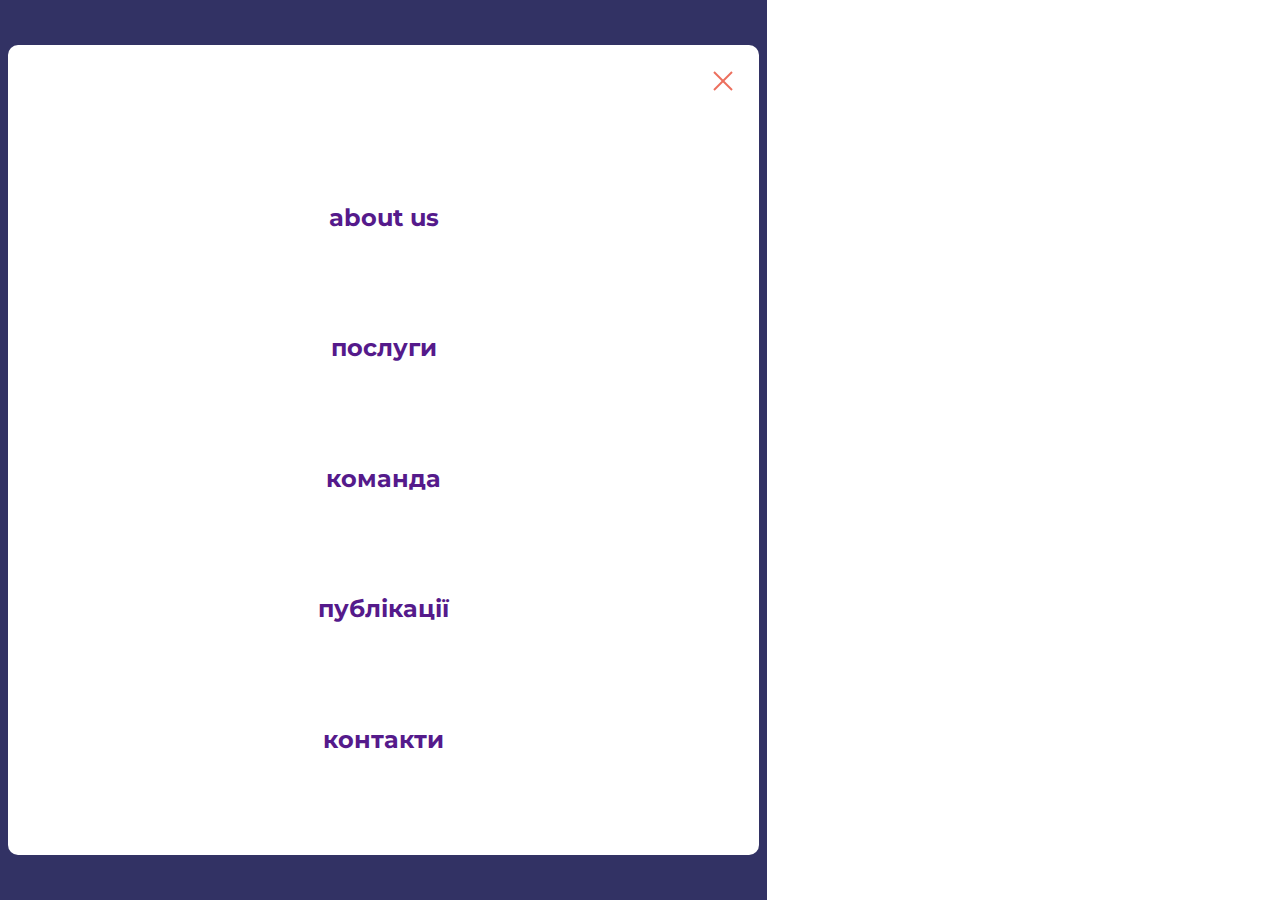
<file: burger.html>
<!DOCTYPE html>
<html lang="en">
<head>
    <meta charset="UTF-8">
    <meta http-equiv="X-UA-Compatible" content="IE=edge">
    <meta name="viewport" content="width=device-width, initial-scale=1.0">
    <link rel="stylesheet" href="./burger.css">
    <title>Hlegal</title>
</head>
<body>
    <div class="wrapper">
        <div class="container">
            <div class="container__close-btn">
                <a href="javascript:history.back()"><img src="./images/Close.svg" alt="close button"></a>
            </div>
            <div class="container__links">
                <div class="link">
                    <a href="">about us</a>
                </div>
                <div class="link">
                    <a href="">послуги</a>
                </div>
                <div class="link">
                    <a href="">команда</a>
                </div>
                <div class="link">
                    <a href="">публікації</a>
                </div>
                <div class="link">
                    <a href="">контакти</a>
                </div>
            </div>
        </div>
    </div>
</body>
</html>
</file>
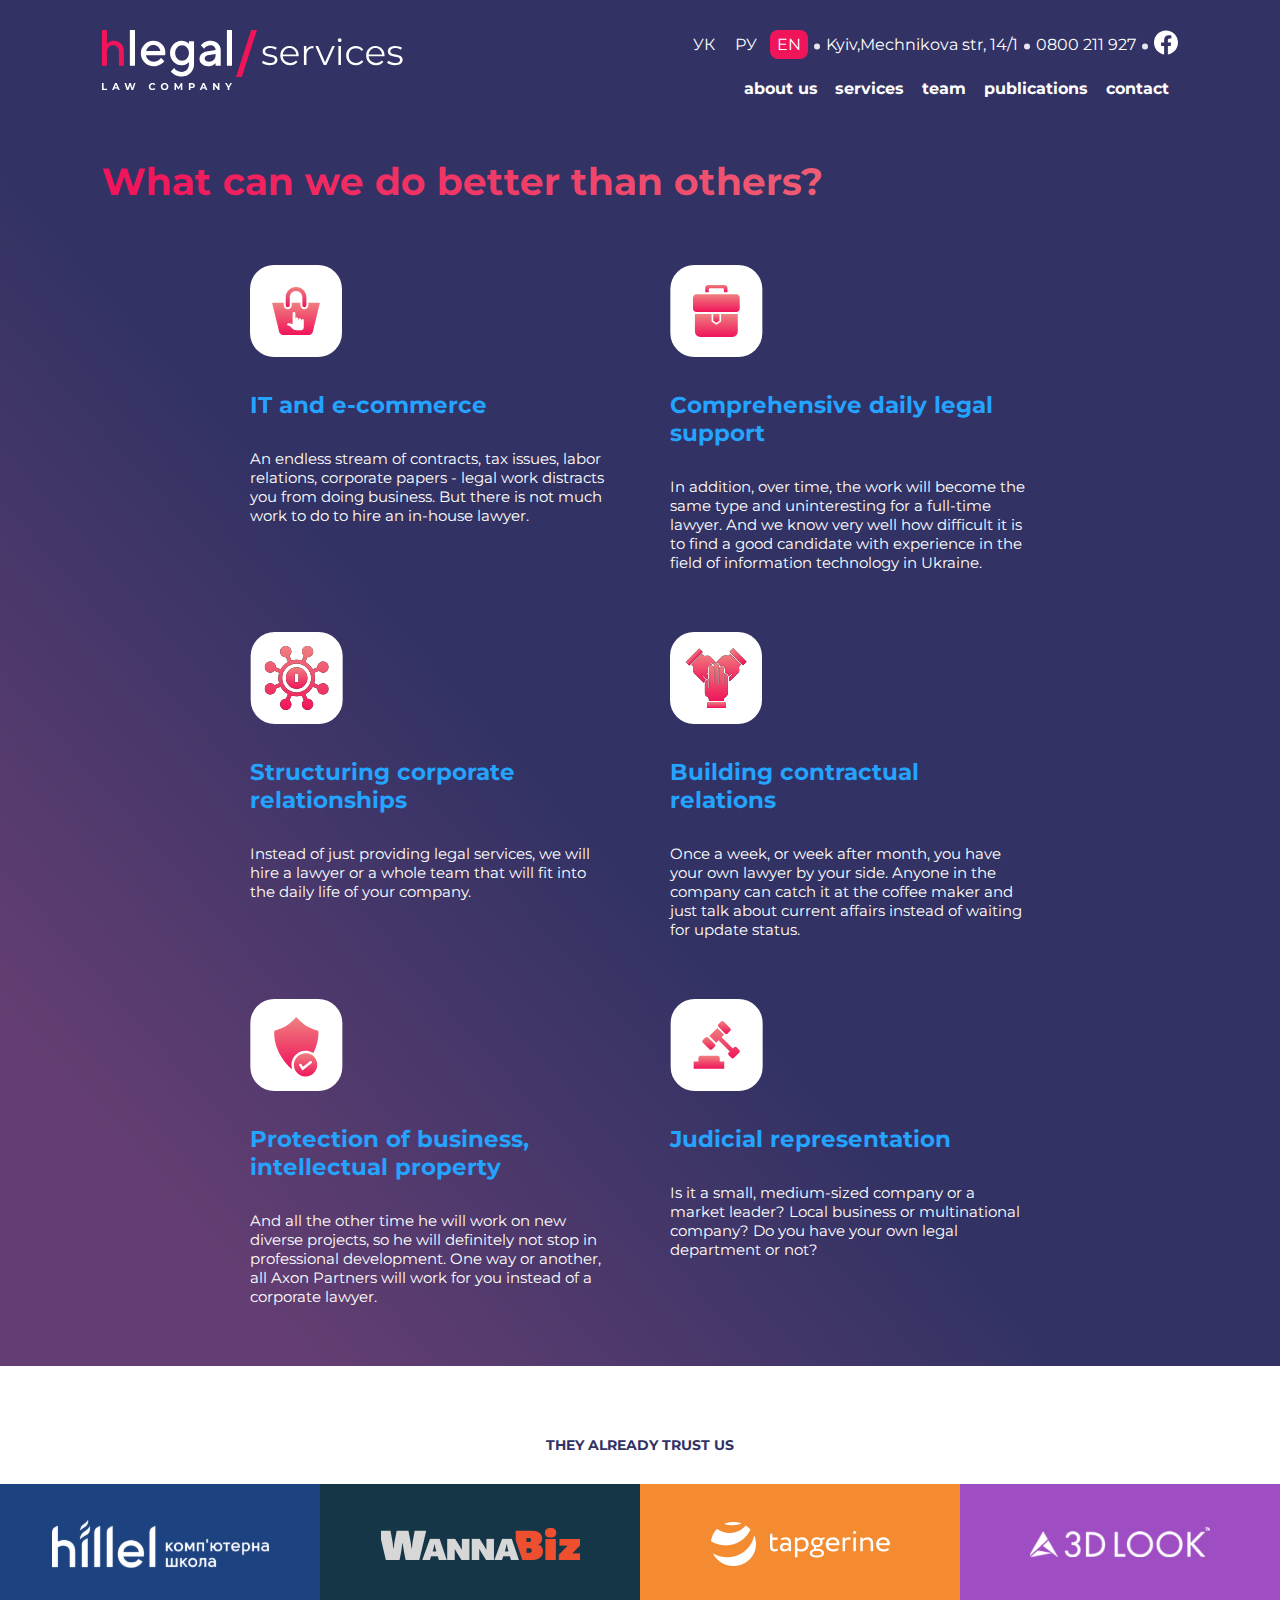
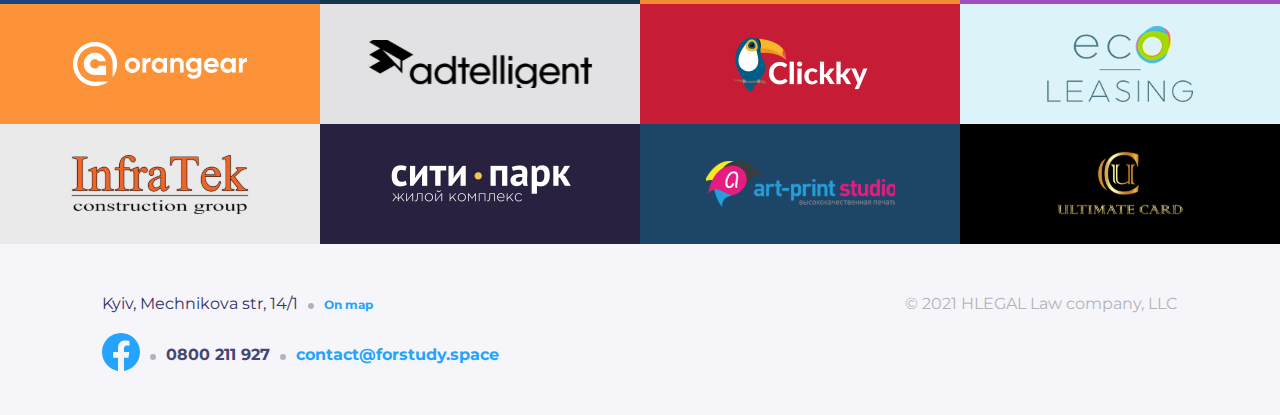
<file: services.html>
<!DOCTYPE html>
<html lang="en">

<head>
    <meta charset="UTF-8">
    <meta http-equiv="X-UA-Compatible" content="IE=edge">
    <meta name="viewport"
        content="width=device-width, user-scalable=no, initial-scale=1.0, maximum-scale=1.0, minimum-scale=1.0">
    <link rel="stylesheet" href="./services.css">
    <title>Services page</title>
</head>

<body>
    <header class="header">
        <div class="nav__mobile">
            <div class="mobile__language">
                <a href="">УК</a>
                <a href="">РУ</a>
                <a class="language__item" href="">EN</a>
            </div>
            <div class="mobile__tel">
                <a href="tel:0800 211 927">0800 211 927</a>
            </div>
        </div>
        <div class="header__container">
            <nav class="header__menu">
                <div class="menu__logo">
                    <img src="./images/Logo — копия.svg" alt="logo">
                </div>
                <div class="burger">
                    <a href="./burger.html"><img src="./images/Hamburger.svg" alt="burger image"></a>
                </div>
                <div class="menu_container">
                    <div class="menu_container_1">
                        <div class="menu__link_uk"><a href="#">УК</a></div>
                        <div class="menu__link_ru"><a href="#">РУ</a></div>
                        <div class="menu__link_en"><a href="#">EN</a></div>
                        <div><img src="./images/Dot separator.svg" alt="dot"></div>
                        <div class="menu__link_kyiv"><a
                                href="https://www.google.com/maps/place/BAO/@50.4370215,30.5304566,17z/data=!3m1!4b1!4m6!3m5!1s0x40d4cf072c51c1df:0x367ea59ccf0efcc4!8m2!3d50.4370215!4d30.5326453!16s%2Fg%2F11cm3tsnsh"
                                target="_blank">
                                Kyiv,Mechnikova str, 14/1</a>
                        </div>
                        <div><img src="./images/Dot separator.svg" alt="dot"></div>
                        <div class="menu__link_tel"><a href="tel:0800 211 927">0800 211 927</a></div>
                        <div><img src="./images/Dot separator.svg" alt="dot"></div>
                        <div class="menu__link_facebook hover"><a href="#"><img src="./images/Vector.svg"
                                    alt="facebook_logo"></a></div>
                    </div>
                    <div class="menu_container_2">
                        <div class="menu__link_about hover_1"><a href="#">about us</a></div>
                        <div class="menu__link_services hover_1"><a href="#">services</a></div>
                        <div class="menu__link_team hover_1"><a href="#">team</a></div>
                        <div class="menu__link_publications hover_1"><a href="#">publications</a></div>
                        <div class="menu__link_contact hover_1"><a href="#">contact</a></div>
                    </div>
                </div>
            </nav>
            <div class="header__section">
                <h2>What can we do better than others?</h2>
                <div class="header__section_wrapper">
                    <div>
                        <div><img src="./images/Icon_1.svg" alt="icon"></div>
                        <div class="header__section_title hover_title"><a href="#">IT and e-commerce</a></div>
                        <p class="header__section_subtitle">An endless stream of contracts, tax issues, labor
                            relations, corporate papers - legal work
                            distracts you from doing business. But there is not much work to do to hire an in-house
                            lawyer.</p>
                    </div>
                    <div>
                        <div><img src="./images/Icon_2.svg" alt="icon"></div>
                        <div class="header__section_title hover_title"><a href="#">Comprehensive daily legal
                                support</a></div>
                        <p class="header__section_subtitle">In addition, over time, the work will become the same type
                            and uninteresting for a full-time
                            lawyer. And we know very well how difficult it is to find a good candidate with experience
                            in the field of information technology in Ukraine.</p>
                    </div>
                    <div>
                        <div><img src="./images/Icon_3.svg" alt="icon"></div>
                        <div class="header__section_title hover_title"><a href="#">Structuring corporate
                                relationships</a></div>
                        <p class="header__section_subtitle">Instead of just providing legal services, we will hire a
                            lawyer or a whole team that will fit
                            into the daily life of your company.</p>
                    </div>
                    <div>
                        <div><img src="./images/Icon_4.svg" alt="icon"></div>
                        <div class="header__section_title hover_title"><a href="#">Building contractual relations</a>
                        </div>
                        <p class="header__section_subtitle">Once a week, or week after month, you have your own lawyer
                            by your side. Anyone in the
                            company can catch it at the coffee maker and just talk about current affairs instead of
                            waiting for update status.</p>
                    </div>
                    <div>
                        <div><img src="./images/Icon_5.svg" alt="icon"></div>
                        <div class="header__section_title hover_title"><a href="#">Protection of business,
                                intellectual property</a></div>
                        <p class="header__section_subtitle">And all the other time he will work on new diverse
                            projects, so he will definitely not stop
                            in professional development. One way or another, all Axon Partners will work for you instead
                            of a corporate lawyer.</p>
                    </div>
                    <div>
                        <div><img src="./images/Icon_6.svg" alt="icon"></div>
                        <div class="header__section_title hover_title"><a href="#">Judicial representation</a></div>
                        <p class="header__section_subtitle">Is it a small, medium-sized company or a market leader?
                            Local business or multinational
                            company? Do you have your own legal department or not?</p>
                    </div>
                </div>
            </div>
        </div>
    </header>
    <main class="main">
        <div class="main__container">
            <div class="main__lables__wrapper">
                <h3>THEY ALREADY TRUST US</h3>
                <div class="lables__icons">
                    <div class="lables__icons__box icon_hillel"><img src="./images/Hillel-Logo-OneLine-White-Uk.svg"
                            alt=""></div>
                    <div class="lables__icons__box icon_wanna"><img src="./images/wanna_biz.svg" alt=""></div>
                    <div class="lables__icons__box icon_tapgerine"><img src="./images/tapgerine.svg" alt=""></div>
                    <div class="lables__icons__box icon_3dlook"><img src="./images/3dlook.svg" alt=""></div>
                    <div class="lables__icons__box icon_orangear"><img src="./images/orangear.svg" alt=""></div>
                    <div class="lables__icons__box icon_adtelligent"><img src="./images/adtelligent.svg" alt=""></div>
                    <div class="lables__icons__box icon_clickki"><img src="./images/clickki.svg" alt=""></div>
                    <div class="lables__icons__box icon_ecolease"><img src="./images/ecolease.svg" alt=""></div>
                    <div class="lables__icons__box icon_infra"><img src="./images/infra.svg" alt=""></div>
                    <div class="lables__icons__box icon_citi_park"><img src="./images/citi_park.svg" alt=""></div>
                    <div class="lables__icons__box icon_art_print"><img src="./images/art_print.svg" alt=""></div>
                    <div class="lables__icons__box icon_u_card"><img src="./images/u_card.svg" alt=""></div>
                </div>
            </div>
        </div>
    </main>
    <footer class="footer">
        <div class="footer__container">
            <div class="footer__links__container">
                <div class="links_box">
                    <div class="footer__links_1">
                        <p class="footer__kyiv">Kyiv, Mechnikova str, 14/1</p>
                        <div><img src="./images/Dot separator — копия.svg" alt="dot"></div>
                        <div class="link__map"><a
                                href="https://www.google.com/maps/place/BAO/@50.4370215,30.5326453,17z/data=!3m1!4b1!4m6!3m5!1s0x40d4cf072c51c1df:0x367ea59ccf0efcc4!8m2!3d50.4370215!4d30.5326453!16s%2Fg%2F11cm3tsnsh"
                                target="_blank">
                                On map</a></div>
                    </div>
                    <div class="footer__links_2">
                        <div><a href="#"><img src="./images/logo_f.svg" alt="logo_f"></a></div>
                        <div><img src="./images/Dot separator — копия.svg" alt="dot"></div>
                        <div class="footer__tel"><a href="tel:0800 211 927">0800 211 927</a></div>
                        <div><img src="./images/Dot separator — копия.svg" alt="dot"></div>
                        <div class="footer__contact"><a href="#">contact@forstudy.space</a></div>
                    </div>
                    
                </div>
                <p class="footer__text_2021">© 2021 HLEGAL Law company, LLC</p>
            </div>

        </div>
    </footer>
</body>

</html>
</body>

</html>
</file>
<file: burger.css>
@import url("https://fonts.googleapis.com/css2?family=Montserrat:wght@100&display=swap");
* {
  margin: 0;
  padding: 0;
  font-family: "Montserrat", sans-serif;
  text-decoration: none;
  box-sizing: border-box;
}

.wrapper {
  height: 100vh;
  max-width: 767px;
  display: flex;
  justify-content: center;
  align-items: center;
  padding: 0 8px;
  background-color: #323264;
}

.container {
  background-color: #FFFFFF;
  width: 100%;
  height: 90%;
  display: flex;
  flex-direction: column;
  border-radius: 10px;
  align-items: center;
}
.container .container__close-btn {
  align-self: flex-end;
  margin-top: 20px;
  margin-right: 20px;
}
.container .container__links {
  height: 100%;
  display: flex;
  flex-direction: column;
  justify-content: space-evenly;
  align-items: center;
}
.container .container__links a {
  font-size: 24px;
  font-weight: 700;
  line-height: 29px;
}
.container .container__links .link:hover {
  display: flex;
  justify-content: center;
  width: 300px;
  background-color: #EDEDF7;
  border-radius: 10px;
}/*# sourceMappingURL=burger.css.map */
</file>
<file: services.css>
@font-face {
  font-family: "Montserrat";
  src: url(./Montserrat/Montserrat-VariableFont_wght.ttf);
}
* {
  margin: 0;
  padding: 0;
  box-sizing: border-box;
  text-decoration: none;
  font-family: "Montserrat";
}

.header {
  background: linear-gradient(228.57deg, #323264 11.93%, #323264 57.17%, #643E72 87.46%);
  width: 100%;
  padding-bottom: 60px;
}
.header .nav__mobile {
  display: none;
  position: absolute;
  top: 0;
  width: 100%;
  height: 45px;
  background-color: rgba(245, 245, 250, 0.2);
}
.header .nav__mobile .mobile__language a {
  padding: 7px 5px;
  font-weight: 700;
  font-size: 12px;
  color: #fff;
}
.header .nav__mobile .mobile__language > .language__item {
  background-color: #F0145A;
  border-radius: 8px;
}
.header .nav__mobile .mobile__tel a {
  color: #fff;
}
.header .header__container {
  margin-left: 8%;
  margin-right: 8%;
}
.header .header__container .header__menu {
  display: flex;
  padding-top: 30px;
}
.header .header__container .header__menu .burger {
  display: none;
  position: absolute;
  right: 20px;
}
.header .header__container .header__menu .menu_container {
  margin-left: auto;
}
.header .header__container .header__menu .menu_container .menu_container_1 {
  display: flex;
  gap: 6px;
  align-items: center;
  margin-bottom: 20px;
}
.header .header__container .header__menu .menu_container .menu_container_1 .menu__link_uk {
  border-radius: 8px;
  padding: 5px 7px;
}
.header .header__container .header__menu .menu_container .menu_container_1 .menu__link_uk:hover {
  background-color: #F0145A;
}
.header .header__container .header__menu .menu_container .menu_container_1 .menu__link_uk a {
  color: #fff;
}
.header .header__container .header__menu .menu_container .menu_container_1 .menu__link_ru {
  padding: 5px 7px;
  border-radius: 8px;
}
.header .header__container .header__menu .menu_container .menu_container_1 .menu__link_ru:hover {
  background-color: #F0145A;
}
.header .header__container .header__menu .menu_container .menu_container_1 .menu__link_ru a {
  color: #fff;
}
.header .header__container .header__menu .menu_container .menu_container_1 .menu__link_en {
  background-color: #F0145A;
  border-radius: 8px;
  padding: 5px 7px;
}
.header .header__container .header__menu .menu_container .menu_container_1 .menu__link_en a {
  color: #fff;
}
.header .header__container .header__menu .menu_container .menu_container_1 .menu__link_kyiv a {
  color: #fff;
}
.header .header__container .header__menu .menu_container .menu_container_1 .menu__link_tel a {
  color: #fff;
}
.header .header__container .header__menu .menu_container .menu_container_2 {
  display: flex;
  justify-content: flex-end;
  justify-content: space-around;
  width: 90%;
  margin-left: auto;
}
.header .header__container .header__menu .menu_container .menu_container_2 .menu__link_about a {
  color: #fff;
  font-weight: 700;
  font-size: 16px;
}
.header .header__container .header__menu .menu_container .menu_container_2 .menu__link_services a {
  color: #fff;
  font-weight: 700;
  font-size: 16px;
}
.header .header__container .header__menu .menu_container .menu_container_2 .menu__link_team a {
  color: #fff;
  font-weight: 700;
  font-size: 16px;
}
.header .header__container .header__menu .menu_container .menu_container_2 .menu__link_publications a {
  color: #fff;
  font-weight: 700;
  font-size: 16px;
}
.header .header__container .header__menu .menu_container .menu_container_2 .menu__link_contact a {
  color: #fff;
  font-weight: 700;
  font-size: 16px;
}
.header .header__container .header__menu .menu_container .menu_container_2 .hover_1 a:hover {
  color: #F0145A;
  border-bottom: 2px solid #F0145A;
}
.header .header__container .header__section {
  margin-top: 60px;
}
.header .header__container .header__section h2 {
  font-weight: 700;
  font-size: 38px;
  background: linear-gradient(90.13deg, #F0145A 0.84%, #EF8080 99.96%);
  -webkit-background-clip: text;
  -webkit-text-fill-color: transparent;
  background-clip: text;
  margin-bottom: 60px;
}
.header .header__container .header__section .header__section_wrapper {
  display: flex;
  justify-content: center;
  flex-wrap: wrap;
  gap: 60px;
}
.header .header__container .header__section .header__section_wrapper .header__section_title {
  margin-top: 30px;
  margin-bottom: 30px;
  max-width: 360px;
}
.header .header__container .header__section .header__section_wrapper .header__section_title a {
  font-weight: 700;
  font-size: 23px;
  color: #24A3FF;
}
.header .header__container .header__section .header__section_wrapper .header__section_subtitle {
  font-weight: 400;
  font-size: 15px;
  color: #FFFFFF;
  max-width: 360px;
}
.header .header__container .header__section .header__section_wrapper .hover_title a:hover {
  color: #F0145A;
}

.main .main__container {
  margin-top: 70px;
  margin-right: 5%;
  margin-left: 5%;
}
.main .main__container .main__lables__wrapper {
  margin-top: 60px;
}
.main .main__container .main__lables__wrapper h3 {
  font-weight: 700;
  font-size: 14px;
  text-align: center;
  color: #323264;
}
.main .main__container .main__lables__wrapper .lables__icons {
  margin-top: 30px;
  display: grid;
  grid-template-columns: repeat(4, 1fr);
}
.main .main__container .main__lables__wrapper .lables__icons .lables__icons__box {
  width: auto;
  height: 120px;
  display: flex;
  align-items: center;
  justify-content: center;
}
.main .main__container .main__lables__wrapper .lables__icons .icon_hillel {
  background: #1C4280;
}
.main .main__container .main__lables__wrapper .lables__icons .icon_wanna {
  background: #143646;
}
.main .main__container .main__lables__wrapper .lables__icons .icon_tapgerine {
  background: linear-gradient(0deg, #F48B30, #F48B30), #F48B30;
}
.main .main__container .main__lables__wrapper .lables__icons .icon_3dlook {
  background: #9E4DC3;
}
.main .main__container .main__lables__wrapper .lables__icons .icon_orangear {
  background: #FD9339;
}
.main .main__container .main__lables__wrapper .lables__icons .icon_adtelligent {
  background: #E2E2E4;
}
.main .main__container .main__lables__wrapper .lables__icons .icon_clickki {
  background: #C71C36;
}
.main .main__container .main__lables__wrapper .lables__icons .icon_ecolease {
  background: #DCF3F9;
}
.main .main__container .main__lables__wrapper .lables__icons .icon_infra {
  background: #EAEAEA;
}
.main .main__container .main__lables__wrapper .lables__icons .icon_citi_park {
  background: #282240;
}
.main .main__container .main__lables__wrapper .lables__icons .icon_art_print {
  background: #1D4568;
}
.main .main__container .main__lables__wrapper .lables__icons .icon_u_card {
  background: #000000;
}

.footer {
  background: #F5F5FA;
  margin-top: 60px;
}
.footer .footer__container {
  padding-top: 20px;
  margin-right: 8%;
  margin-left: 8%;
  padding-bottom: 40px;
}
.footer .footer__container .footer__links__container {
  display: flex;
  margin-top: 30px;
}
.footer .footer__container .footer__links__container .links_box {
  width: auto;
}
.footer .footer__container .footer__links__container .links_box .footer__links_1 {
  display: flex;
  -moz-column-gap: 10px;
       column-gap: 10px;
}
.footer .footer__container .footer__links__container .links_box .footer__links_1 .footer__kyiv {
  font-weight: 400;
  font-size: 16px;
  color: #323264;
}
.footer .footer__container .footer__links__container .links_box .footer__links_1 .link__map a {
  font-weight: 700;
  font-size: 12px;
  color: #24A3FF;
}
.footer .footer__container .footer__links__container .links_box .footer__links_1 .link__map a:hover {
  color: #F0145A;
}
.footer .footer__container .footer__links__container .links_box .footer__links_2 {
  display: flex;
  align-items: center;
  -moz-column-gap: 10px;
       column-gap: 10px;
  margin-top: 20px;
}
.footer .footer__container .footer__links__container .links_box .footer__links_2 .footer__tel a {
  font-weight: 700;
  font-size: 16px;
  color: #46466E;
}
.footer .footer__container .footer__links__container .links_box .footer__links_2 .footer__contact a {
  font-weight: 700;
  font-size: 16px;
  color: #24A3FF;
}
.footer .footer__container .footer__links__container .footer__text_2021 {
  margin-left: auto;
  font-weight: 400;
  font-size: 16px;
  color: #B3B3BA;
}

@media screen and (max-width: 1920px) {
  .header .header__container .header__section .header__section_wrapper .header__section_title {
    max-width: 500px;
  }
  .header .header__container .header__section .header__section_wrapper .header__section_title a {
    font-size: 24px;
  }
  .header .header__container .header__section .header__section_wrapper .header__section_subtitle {
    max-width: 490px;
    font-size: 20px;
  }
}
@media screen and (max-width: 1440px) {
  .header .header__container .header__section .header__section_wrapper .header__section_title {
    max-width: 360px;
  }
  .header .header__container .header__section .header__section_wrapper .header__section_title a {
    font-size: 23px;
  }
  .header .header__container .header__section .header__section_wrapper .header__section_subtitle {
    max-width: 360px;
    font-size: 15px;
  }
  .main .main__container {
    margin-right: 0;
    margin-left: 0;
  }
  .footer {
    margin-top: 0;
  }
}
@media screen and (max-width: 1024px) {
  .header .header__container {
    margin-left: 4%;
    margin-right: 4%;
  }
  .header .header__container .header__section .header__section_wrapper .header__section_title {
    max-width: 245px;
  }
  .header .header__container .header__section .header__section_wrapper .header__section_title a {
    font-size: 22px;
  }
  .header .header__container .header__section .header__section_wrapper .header__section_subtitle {
    max-width: 245px;
  }
  .main .main__container {
    margin-left: 0;
    margin-right: 0;
  }
}
@media screen and (max-width: 768px) {
  .header .header__container .header__menu {
    height: 200px;
  }
  .header .header__container .header__menu .menu__logo {
    margin-top: 50px;
  }
  .header .header__container .header__menu .menu_container {
    position: absolute;
  }
  .header .header__container .header__menu .menu_container .menu_container_2 {
    margin-top: 120px;
  }
  .main .main__container .main__lables__wrapper .lables__icons {
    grid-template-columns: repeat(3, 1fr);
  }
  .footer .footer__container .footer__links__container {
    display: block;
  }
  .footer .footer__container .footer__links__container .links_box {
    margin: auto 15%;
  }
  .footer .footer__container .footer__links__container .footer__text_2021 {
    margin-top: 30px;
    font-size: 16px;
    text-align: center;
  }
}
@media screen and (max-width: 375px) {
  .header .nav__mobile {
    display: flex;
    justify-content: space-between;
    padding: 12px 15px 15px 20px;
  }
  .header .header__container .header__menu {
    flex-direction: row;
    padding: 70px 15px 0 15px;
  }
  .header .header__container .header__menu .menu__logo {
    margin-top: 0;
  }
  .header .header__container .header__menu .menu__logo img {
    max-width: 170px;
  }
  .header .header__container .header__menu .burger {
    display: flex;
  }
  .header .header__container .header__menu .menu_container {
    display: none;
  }
  .header .header__container .header__section .header__section_wrapper .header__section_title {
    min-width: 300px;
  }
  .header .header__container .header__section .header__section_wrapper .header__section_title a {
    font-size: 26px;
  }
  .header .header__container .header__section .header__section_wrapper .header__section_subtitle {
    max-width: 350px;
    font-size: 18px;
  }
  .main .main__container .main__lables__wrapper .lables__icons {
    grid-template-columns: repeat(1, 1fr);
  }
  .footer .footer__container .footer__links__container {
    flex-direction: column;
    align-items: center;
  }
  .footer .footer__container .footer__links__container .links_box .footer__links_1 {
    flex-direction: column;
    align-items: center;
  }
  .footer .footer__container .footer__links__container .links_box .footer__links_2 {
    flex-direction: column;
    align-items: center;
  }
  .footer .footer__container .footer__links__container .footer__text_2021 {
    margin-top: 30px;
    font-size: 16px;
  }
}/*# sourceMappingURL=services.css.map */
</file>
